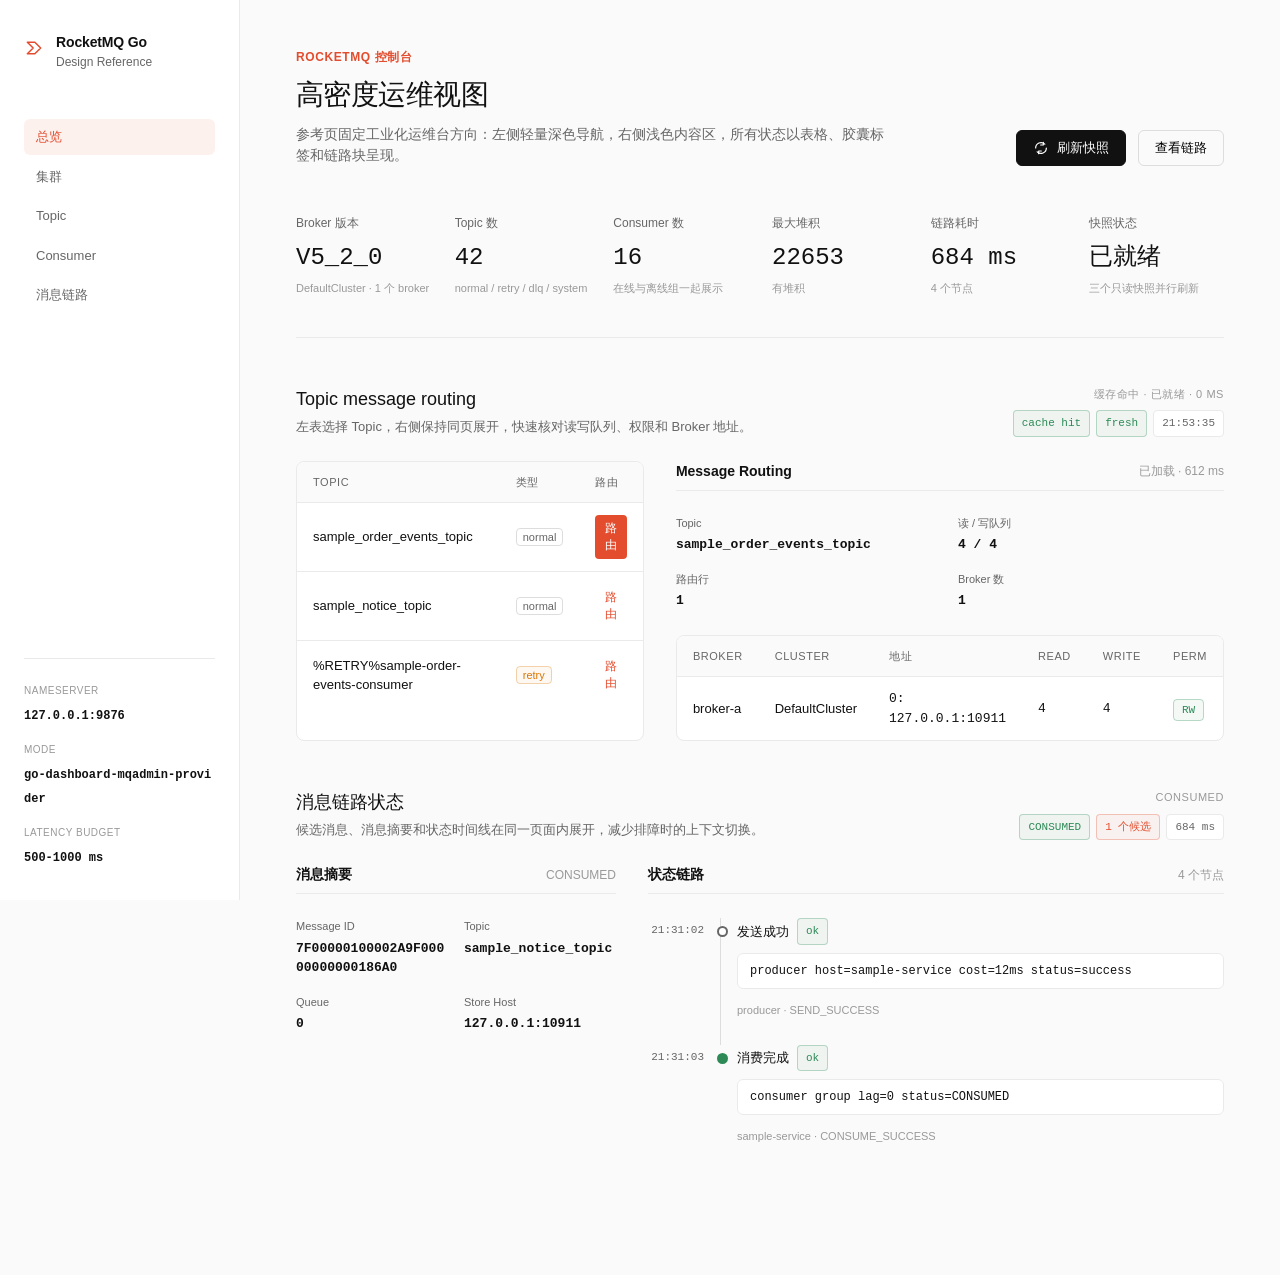
<file: internal/server/public/index_redesign.html>
<!doctype html>
<html lang="zh-CN">
  <head>
    <meta charset="UTF-8" />
    <meta name="viewport" content="width=device-width, initial-scale=1.0" />
    <title>RocketMQ Go Dashboard Redesign Reference</title>
    <style>
      :root {
        --bg-app: #FAFAFA;
        --bg-sidebar: #FFFFFF;
        --bg-panel: #FFFFFF;
        --fg-main: #111111;
        --fg-muted: #666666;
        --fg-light: #999999;
        --border: #EAEAEA;
        --border-strong: #DDDDDD;
        --accent: #E34D2E;
        --accent-hover: #C23A1E;
        --accent-bg: rgba(227, 77, 46, 0.08);
        --ok: #2D8A56;
        --warn: #D97706;
        --danger: #DC2626;
        --font-sans: "Inter", -apple-system, BlinkMacSystemFont, "Segoe UI", Roboto, Helvetica, Arial, sans-serif;
        --font-mono: "JetBrains Mono", "SF Mono", Consolas, Menlo, monospace;
      }

      * { box-sizing: border-box; margin: 0; padding: 0; }
      
      body {
        font-family: var(--font-sans);
        background-color: var(--bg-app);
        color: var(--fg-main);
        line-height: 1.5;
        -webkit-font-smoothing: antialiased;
      }
      
      a { text-decoration: none; color: inherit; }
      button { appearance: none; border: none; background: transparent; font-family: inherit; cursor: pointer; }

      .app-shell {
        display: grid;
        grid-template-columns: 240px 1fr;
        min-height: 100vh;
      }
      
      .sidebar {
        background: var(--bg-sidebar);
        border-right: 1px solid var(--border);
        display: flex;
        flex-direction: column;
        padding: 32px 24px;
        position: sticky;
        top: 0;
        height: 100vh;
      }
      
      .content {
        padding: 48px 56px 80px;
        max-width: 1400px;
      }

      .brand {
        display: flex;
        align-items: center;
        gap: 12px;
        margin-bottom: 48px;
      }
      
      .brand-mark svg {
        width: 20px;
        height: 20px;
        color: var(--accent);
      }
      
      .brand-copy strong {
        display: block;
        font-size: 14px;
        font-weight: 600;
        letter-spacing: -0.01em;
      }
      
      .brand-copy span {
        display: block;
        font-size: 12px;
        color: var(--fg-muted);
      }
      
      .side-nav {
        display: flex;
        flex-direction: column;
        gap: 4px;
        margin-bottom: auto;
      }
      
      .side-nav a {
        padding: 8px 12px;
        font-size: 13px;
        font-weight: 500;
        color: var(--fg-muted);
        border-radius: 6px;
        transition: all 0.2s;
      }
      
      .side-nav a:hover {
        color: var(--fg-main);
        background: rgba(0,0,0,0.03);
      }
      
      .side-nav a.active {
        color: var(--accent);
        background: var(--accent-bg);
      }
      
      .sidebar-stack {
        margin-top: 48px;
        padding-top: 24px;
        border-top: 1px solid var(--border);
        display: flex;
        flex-direction: column;
        gap: 16px;
      }
      
      .sidebar-block .sidebar-label {
        display: block;
        font-size: 10px;
        text-transform: uppercase;
        letter-spacing: 0.05em;
        color: var(--fg-light);
        margin-bottom: 4px;
      }
      
      .sidebar-block strong {
        font-size: 12px;
        font-family: var(--font-mono);
        word-break: break-all;
      }

      .topbar {
        display: flex;
        justify-content: space-between;
        align-items: flex-end;
        margin-bottom: 48px;
      }
      
      .topbar-copy .eyebrow {
        font-size: 12px;
        font-weight: 600;
        color: var(--accent);
        text-transform: uppercase;
        letter-spacing: 0.05em;
        margin-bottom: 8px;
        display: block;
      }
      
      .topbar-copy h1 {
        font-size: 28px;
        font-weight: 500;
        letter-spacing: -0.02em;
        margin-bottom: 8px;
      }
      
      .topbar-copy .lead {
        font-size: 14px;
        color: var(--fg-muted);
        max-width: 600px;
      }
      
      .topbar-actions {
        display: flex;
        gap: 12px;
      }
      
      .button {
        display: inline-flex;
        align-items: center;
        gap: 8px;
        padding: 8px 16px;
        font-size: 13px;
        font-weight: 500;
        border-radius: 6px;
        border: 1px solid var(--border-strong);
        transition: all 0.2s;
      }
      
      .button:hover {
        border-color: var(--fg-muted);
        background: rgba(0,0,0,0.02);
      }
      
      .button-primary {
        background: var(--fg-main);
        color: #fff;
        border-color: var(--fg-main);
      }
      
      .button-primary:hover {
        background: #000;
        border-color: #000;
      }
      
      .button svg { width: 16px; height: 16px; }

      .kpi-grid {
        display: grid;
        grid-template-columns: repeat(6, 1fr);
        gap: 24px;
        margin-bottom: 48px;
        padding-bottom: 40px;
        border-bottom: 1px solid var(--border);
      }
      
      .kpi-card {
        display: flex;
        flex-direction: column;
      }
      
      .kpi-card span {
        font-size: 12px;
        color: var(--fg-muted);
        margin-bottom: 8px;
      }
      
      .kpi-card strong {
        font-size: 24px;
        font-family: var(--font-mono);
        font-weight: 400;
        margin-bottom: 4px;
      }
      
      .kpi-card small {
        font-size: 11px;
        color: var(--fg-light);
      }

      .panel {
        margin-bottom: 48px;
      }
      
      .panel-head {
        display: flex;
        justify-content: space-between;
        align-items: flex-start;
        margin-bottom: 24px;
      }
      
      .panel-head h2 {
        font-size: 18px;
        font-weight: 500;
        margin-bottom: 4px;
      }
      
      .panel-head p {
        font-size: 13px;
        color: var(--fg-muted);
      }
      
      .panel-meta {
        text-align: right;
        display: flex;
        flex-direction: column;
        align-items: flex-end;
        gap: 8px;
      }
      
      .panel-meta > span {
        font-size: 11px;
        color: var(--fg-light);
        text-transform: uppercase;
        letter-spacing: 0.05em;
      }
      
      .status-pills {
        display: flex;
        gap: 6px;
      }
      
      .pill {
        font-size: 11px;
        font-family: var(--font-mono);
        padding: 4px 8px;
        border-radius: 4px;
        border: 1px solid var(--border);
        background: #fff;
      }
      
      .pill-ok { color: var(--ok); border-color: rgba(45,138,86,0.3); background: rgba(45,138,86,0.05); }
      .pill-info { color: var(--accent); border-color: rgba(227,77,46,0.3); background: rgba(227,77,46,0.05); }
      .pill-muted { color: var(--fg-muted); }

      .topic-layout {
        display: grid;
        grid-template-columns: 1.2fr 1fr;
        gap: 32px;
      }
      
      .table-wrap {
        border: 1px solid var(--border);
        border-radius: 8px;
        background: var(--bg-panel);
        overflow: hidden;
      }
      
      table {
        width: 100%;
        border-collapse: collapse;
        text-align: left;
      }
      
      th {
        font-size: 11px;
        font-weight: 500;
        text-transform: uppercase;
        letter-spacing: 0.05em;
        color: var(--fg-muted);
        padding: 12px 16px;
        border-bottom: 1px solid var(--border);
        background: #FAFAFA;
      }
      
      td {
        font-size: 13px;
        padding: 12px 16px;
        border-bottom: 1px solid var(--border);
        color: var(--fg-main);
      }
      
      tr:last-child td { border-bottom: none; }
      
      .tag {
        font-size: 11px;
        padding: 2px 6px;
        border-radius: 4px;
        border: 1px solid;
      }
      
      .tag-normal { border-color: var(--border-strong); color: var(--fg-muted); }
      .tag-retry { border-color: rgba(217,119,6,0.3); color: var(--warn); background: rgba(217,119,6,0.05); }
      
      .route-action {
        font-size: 12px;
        color: var(--accent);
        padding: 4px 8px;
        border: 1px solid transparent;
        border-radius: 4px;
        transition: all 0.2s;
      }
      
      .route-action:hover {
        background: var(--accent-bg);
      }
      
      .route-action.active {
        background: var(--accent);
        color: #fff;
      }

      .route-panel {
        display: flex;
        flex-direction: column;
        gap: 24px;
      }
      
      .result-head {
        display: flex;
        justify-content: space-between;
        align-items: center;
        padding-bottom: 8px;
        border-bottom: 1px solid var(--border);
      }
      
      .result-head h3 {
        font-size: 14px;
        font-weight: 600;
      }
      
      .result-head span {
        font-size: 12px;
        color: var(--fg-light);
      }
      
      .summary-grid {
        display: grid;
        grid-template-columns: repeat(2, 1fr);
        gap: 16px;
      }
      
      .summary-grid div {
        display: flex;
        flex-direction: column;
        gap: 4px;
      }
      
      .summary-grid span {
        font-size: 11px;
        color: var(--fg-muted);
      }
      
      .summary-grid strong {
        font-size: 13px;
        font-family: var(--font-mono);
        word-break: break-all;
      }
      
      .mono { font-family: var(--font-mono); }

      .chain-results {
        display: grid;
        grid-template-columns: 320px 1fr;
        gap: 32px;
      }
      
      .result-block {
        display: flex;
        flex-direction: column;
        gap: 24px;
      }
      
      .timeline {
        display: flex;
        flex-direction: column;
        gap: 0;
      }
      
      .timeline-step {
        display: flex;
        gap: 16px;
      }
      
      .timeline-time {
        width: 56px;
        font-size: 11px;
        font-family: var(--font-mono);
        color: var(--fg-muted);
        padding-top: 4px;
        text-align: right;
        flex-shrink: 0;
      }
      
      .timeline-body {
        flex: 1;
        padding-left: 16px;
        border-left: 1px solid var(--border-strong);
        position: relative;
        padding-bottom: 24px;
      }
      
      .timeline-body::before {
        content: '';
        position: absolute;
        left: -4px;
        top: 8px;
        width: 7px;
        height: 7px;
        border-radius: 50%;
        background: #fff;
        border: 2px solid var(--fg-muted);
      }
      
      .timeline-step:last-child .timeline-body {
        border-left-color: transparent;
        padding-bottom: 0;
      }
      
      .timeline-step:last-child .timeline-body::before {
        border-color: var(--ok);
        background: var(--ok);
      }
      
      .timeline-head {
        display: flex;
        align-items: center;
        gap: 8px;
        margin-bottom: 8px;
      }
      
      .timeline-head strong {
        font-size: 13px;
        font-weight: 500;
      }
      
      .timeline-body p {
        font-family: var(--font-mono);
        font-size: 12px;
        background: var(--bg-sidebar);
        border: 1px solid var(--border);
        padding: 8px 12px;
        border-radius: 6px;
        margin-bottom: 8px;
        word-break: break-all;
        color: var(--fg-main);
      }
      
      .timeline-body small {
        font-size: 11px;
        color: var(--fg-light);
      }
    </style>
  </head>
  <body>
    <div class="app-shell">
      <aside class="sidebar">
        <div class="brand">
          <div class="brand-mark" aria-hidden="true">
            <svg viewBox="0 0 24 24" role="presentation">
              <path d="M4 5h9l7 7-7 7H4l7-7z" fill="none" stroke="currentColor" stroke-width="1.8" stroke-linejoin="round" />
            </svg>
          </div>
          <div class="brand-copy">
            <strong>RocketMQ Go</strong>
            <span>Design Reference</span>
          </div>
        </div>

        <nav class="side-nav" aria-label="页面导航" role="tablist">
          <a href="#overview" role="tab" aria-selected="true" class="active">总览</a>
          <a href="#clusters" role="tab" aria-selected="false">集群</a>
          <a href="#topics" role="tab" aria-selected="false">Topic</a>
          <a href="#consumers" role="tab" aria-selected="false">Consumer</a>
          <a href="#messages" role="tab" aria-selected="false">消息链路</a>
        </nav>

        <section class="sidebar-stack">
          <div class="sidebar-block">
            <span class="sidebar-label">NameServer</span>
            <strong>127.0.0.1:9876</strong>
          </div>
          <div class="sidebar-block">
            <span class="sidebar-label">Mode</span>
            <strong>go-dashboard-mqadmin-provider</strong>
          </div>
          <div class="sidebar-block">
            <span class="sidebar-label">Latency Budget</span>
            <strong>500-1000 ms</strong>
          </div>
        </section>
      </aside>

      <main class="content">
        <header class="topbar">
          <div class="topbar-copy">
            <p class="eyebrow">RocketMQ 控制台</p>
            <h1>高密度运维视图</h1>
            <p class="lead">
              参考页固定工业化运维台方向：左侧轻量深色导航，右侧浅色内容区，所有状态以表格、胶囊标签和链路块呈现。
            </p>
          </div>
          <div class="topbar-actions">
            <button class="button button-primary" type="button">
              <svg viewBox="0 0 24 24" aria-hidden="true">
                <path d="M20 12a8 8 0 0 1-13.7 5.7M4 12a8 8 0 0 1 13.7-5.7" fill="none" stroke="currentColor" stroke-width="1.8" stroke-linecap="round" />
                <path d="M15.5 3.5v4h-4M8.5 20.5v-4h4" fill="none" stroke="currentColor" stroke-width="1.8" stroke-linecap="round" stroke-linejoin="round" />
              </svg>
              <span>刷新快照</span>
            </button>
            <button class="button button-secondary" type="button">查看链路</button>
          </div>
        </header>

        <section class="kpi-grid" aria-label="概览指标">
          <article class="kpi-card">
            <span>Broker 版本</span>
            <strong>V5_2_0</strong>
            <small>DefaultCluster · 1 个 broker</small>
          </article>
          <article class="kpi-card">
            <span>Topic 数</span>
            <strong>42</strong>
            <small>normal / retry / dlq / system</small>
          </article>
          <article class="kpi-card">
            <span>Consumer 数</span>
            <strong>16</strong>
            <small>在线与离线组一起展示</small>
          </article>
          <article class="kpi-card">
            <span>最大堆积</span>
            <strong>22653</strong>
            <small>有堆积</small>
          </article>
          <article class="kpi-card">
            <span>链路耗时</span>
            <strong>684 ms</strong>
            <small>4 个节点</small>
          </article>
          <article class="kpi-card">
            <span>快照状态</span>
            <strong>已就绪</strong>
            <small>三个只读快照并行刷新</small>
          </article>
        </section>

        <section class="panel">
          <div class="panel-head">
            <div>
              <h2>Topic message routing</h2>
              <p>左表选择 Topic，右侧保持同页展开，快速核对读写队列、权限和 Broker 地址。</p>
            </div>
            <div class="panel-meta">
              <span>缓存命中 · 已就绪 · 0 ms</span>
              <div class="status-pills">
                <span class="pill pill-ok">cache hit</span>
                <span class="pill pill-ok">fresh</span>
                <span class="pill pill-muted">21:53:35</span>
              </div>
            </div>
          </div>

          <div class="topic-layout">
            <div class="table-wrap compact">
              <table>
                <thead>
                  <tr>
                    <th>Topic</th>
                    <th>类型</th>
                    <th>路由</th>
                  </tr>
                </thead>
                <tbody>
                  <tr>
                    <td>sample_order_events_topic</td>
                    <td><span class="tag tag-normal">normal</span></td>
                    <td><button class="route-action active" type="button">路由</button></td>
                  </tr>
                  <tr>
                    <td>sample_notice_topic</td>
                    <td><span class="tag tag-normal">normal</span></td>
                    <td><button class="route-action" type="button">路由</button></td>
                  </tr>
                  <tr>
                    <td>%RETRY%sample-order-events-consumer</td>
                    <td><span class="tag tag-retry">retry</span></td>
                    <td><button class="route-action" type="button">路由</button></td>
                  </tr>
                </tbody>
              </table>
            </div>

            <div class="route-panel">
              <div class="result-head">
                <h3>Message Routing</h3>
                <span>已加载 · 612 ms</span>
              </div>
              <div class="summary-grid">
                <div>
                  <span>Topic</span>
                  <strong>sample_order_events_topic</strong>
                </div>
                <div>
                  <span>读 / 写队列</span>
                  <strong>4 / 4</strong>
                </div>
                <div>
                  <span>路由行</span>
                  <strong>1</strong>
                </div>
                <div>
                  <span>Broker 数</span>
                  <strong>1</strong>
                </div>
              </div>
              <div class="table-wrap route-table">
                <table>
                  <thead>
                    <tr>
                      <th>Broker</th>
                      <th>Cluster</th>
                      <th>地址</th>
                      <th>Read</th>
                      <th>Write</th>
                      <th>Perm</th>
                    </tr>
                  </thead>
                  <tbody>
                    <tr>
                      <td>broker-a</td>
                      <td>DefaultCluster</td>
                      <td class="mono route-addresses">0: 127.0.0.1:10911</td>
                      <td class="mono">4</td>
                      <td class="mono">4</td>
                      <td><span class="pill pill-ok">RW</span></td>
                    </tr>
                  </tbody>
                </table>
              </div>
            </div>
          </div>
        </section>

        <section class="panel chain-panel">
          <div class="panel-head">
            <div>
              <h2>消息链路状态</h2>
              <p>候选消息、消息摘要和状态时间线在同一页面内展开，减少排障时的上下文切换。</p>
            </div>
            <div class="panel-meta">
              <span>CONSUMED</span>
              <div class="status-pills">
                <span class="pill pill-ok">CONSUMED</span>
                <span class="pill pill-info">1 个候选</span>
                <span class="pill pill-muted">684 ms</span>
              </div>
            </div>
          </div>

          <div class="chain-results">
            <div class="result-block">
              <div class="result-head">
                <h3>消息摘要</h3>
                <span>CONSUMED</span>
              </div>
              <div class="summary-grid">
                <div><span>Message ID</span><strong>7F00000100002A9F00000000000186A0</strong></div>
                <div><span>Topic</span><strong>sample_notice_topic</strong></div>
                <div><span>Queue</span><strong>0</strong></div>
                <div><span>Store Host</span><strong>127.0.0.1:10911</strong></div>
              </div>
            </div>
            <div class="result-block result-block-wide">
              <div class="result-head">
                <h3>状态链路</h3>
                <span>4 个节点</span>
              </div>
              <div class="timeline">
                <article class="timeline-step">
                  <div class="timeline-time">21:31:02</div>
                  <div class="timeline-body">
                    <div class="timeline-head">
                      <strong>发送成功</strong>
                      <span class="pill pill-ok">ok</span>
                    </div>
                    <p>producer host=sample-service cost=12ms status=success</p>
                    <small>producer · SEND_SUCCESS</small>
                  </div>
                </article>
                <article class="timeline-step">
                  <div class="timeline-time">21:31:03</div>
                  <div class="timeline-body">
                    <div class="timeline-head">
                      <strong>消费完成</strong>
                      <span class="pill pill-ok">ok</span>
                    </div>
                    <p>consumer group lag=0 status=CONSUMED</p>
                    <small>sample-service · CONSUME_SUCCESS</small>
                  </div>
                </article>
              </div>
            </div>
          </div>
        </section>
      </main>
    </div>
  </body>
</html>
</file>
